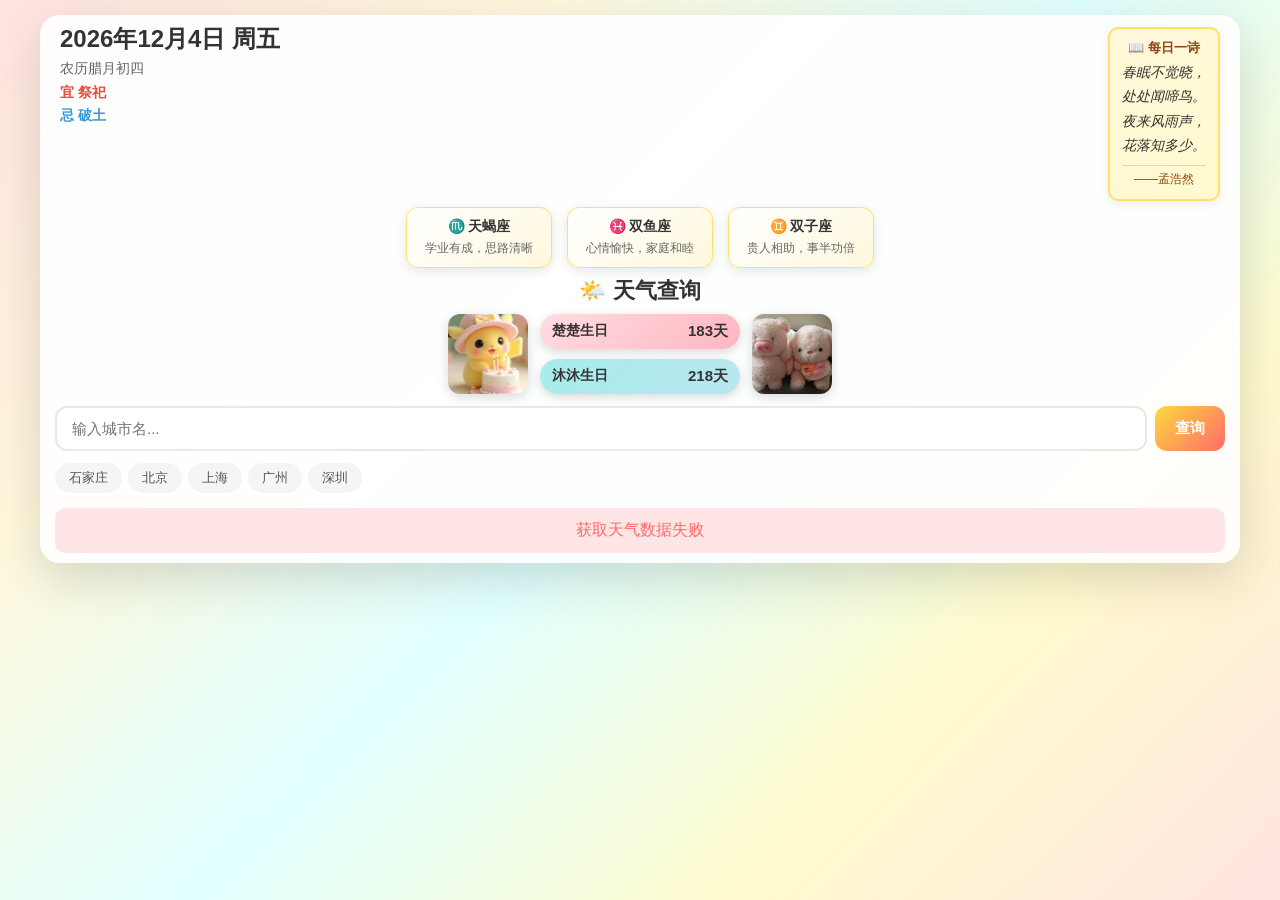
<file: index.html>
<!DOCTYPE html>
<html lang="zh-CN">
<head>
  <meta charset="UTF-8">
  <meta name="viewport" content="width=device-width, initial-scale=1.0, maximum-scale=1.0, user-scalable=no, viewport-fit=cover">
  <meta name="apple-mobile-web-app-capable" content="yes">
  <meta name="apple-mobile-web-app-status-bar-style" content="black-translucent">
  <meta name="theme-color" content="#FFD93D">
  <meta name="description" content="每日天气、课程表、新闻、运势一站式查询">
  <!-- 禁止缓存 -->
  <meta http-equiv="Cache-Control" content="no-cache, no-store, must-revalidate">
  <meta http-equiv="Pragma" content="no-cache">
  <meta http-equiv="Expires" content="0">
  <title>天气查询</title>
  <link rel="manifest" href="manifest.json?v=2">
  <link rel="stylesheet" href="style.css?v=2">
  <link rel="apple-touch-icon" href="icon-192.png">
  <link rel="icon" type="image/png" sizes="32x32" href="icon-192.png">
  <link rel="icon" type="image/png" sizes="16x16" href="icon-192.png">
</head>
<body>
  <div class="container">
    <!-- 天气动画层 -->
    <div class="weather-animation" id="weatherAnimation"></div>
    
    <!-- 日期和农历信息 -->
    <div class="date-section">
      <div class="date-left">
        <div class="solar-date" id="solarDate"></div>
        <div class="lunar-date" id="lunarDate"></div>
        <div class="lunar-info">
          <span class="lunar-yi" id="lunarYi"></span>
          <span class="lunar-ji" id="lunarJi"></span>
        </div>
      </div>
      <div class="date-right">
        <div class="poem-section" id="poemSection">
          <div class="poem-title">📖 每日一诗</div>
          <div class="poem-content" id="poemContent">加载中...</div>
        </div>
      </div>
    </div>
    
    <!-- 星座运势区域 -->
    <div class="horoscope-section" id="horoscopeSection">
      <div class="horoscope-item" id="horoscope-scorpio">
        <div class="horoscope-sign">♏ 天蝎座</div>
        <div class="horoscope-luck" id="luck-scorpio">加载中...</div>
      </div>
      <div class="horoscope-item" id="horoscope-pisces">
        <div class="horoscope-sign">♓ 双鱼座</div>
        <div class="horoscope-luck" id="luck-pisces">加载中...</div>
      </div>
      <div class="horoscope-item" id="horoscope-gemini">
        <div class="horoscope-sign">♊ 双子座</div>
        <div class="horoscope-luck" id="luck-gemini">加载中...</div>
      </div>
    </div>
    
    <h1>🌤️ 天气查询</h1>
    
    <!-- 生日提醒区域 -->
    <div class="birthday-section">
      <!-- 左侧：玩偶 -->
      <div class="photo-box left-photo">
        <img src="birthday.jpg" alt="玩偶">
      </div>
      
      <!-- 中间：生日提醒 -->
      <div class="birthday-reminders">
        <div class="birthday-item chuchu-birthday">
          <div class="birthday-info">
            <span class="birthday-label">楚楚生日</span>
            <span class="birthday-days" id="chuchuDays"></span>
          </div>
        </div>
        <div class="birthday-item mumu-birthday">
          <div class="birthday-info">
            <span class="birthday-label">沐沐生日</span>
            <span class="birthday-days" id="mumuDays"></span>
          </div>
        </div>
      </div>
      
      <!-- 右侧：皮卡丘 -->
      <div class="photo-box right-photo">
        <img src="pikachu.jpg" alt="皮卡丘">
      </div>
    </div>
    
    <!-- 搜索框 -->
    <div class="search-box">
      <input type="text" id="cityInput" placeholder="输入城市名...">
      <button id="searchBtn">查询</button>
    </div>
    
    <!-- 快捷城市 -->
    <div class="quick-cities">
      <button data-city="石家庄">石家庄</button>
      <button data-city="北京">北京</button>
      <button data-city="上海">上海</button>
      <button data-city="广州">广州</button>
      <button data-city="深圳">深圳</button>
    </div>
    
    <!-- 主内容 -->
    <div class="main-content" id="mainContent" style="display:none;">
      <!-- 左侧：天气 -->
      <div class="left-panel">
        <div id="weatherDisplay" class="weather-display">
          <div class="city-name" id="cityName"></div>
          <div class="weather-icon" id="weatherIcon"></div>
          <div class="temperature" id="temperature"></div>
          <div class="description" id="description"></div>
          <div class="details">
            <div class="detail-item"><span>💧 湿度</span><span id="humidity"></span></div>
            <div class="detail-item"><span>💨 风速</span><span id="windSpeed"></span></div>
            <div class="detail-item"><span>🌡️ 体感</span><span id="feelsLike"></span></div>
          </div>
        </div>
        
        <div class="forecast-section">
          <h3>📅 15天趋势</h3>
          <div id="forecastList" class="forecast-list"></div>
        </div>
      </div>
      
      <!-- 右侧：课程表 + 新闻 -->
      <div class="right-panel">
        <!-- 课程表 -->
        <div class="schedule-section">
          <h3>📚 楚楚课程表</h3>
          <div class="schedule-table">
            <table>
              <thead>
                <tr>
                  <th>时间</th>
                  <th>星期一</th>
                  <th>星期二</th>
                  <th>星期三</th>
                  <th>星期四</th>
                  <th>星期五</th>
                </tr>
              </thead>
              <tbody>
                <tr>
                  <td class="period">第1节</td>
                  <td>班队会</td>
                  <td>数学</td>
                  <td>语文</td>
                  <td>数学</td>
                  <td>语文</td>
                </tr>
                <tr>
                  <td class="period">第2节</td>
                  <td>数学</td>
                  <td>语文</td>
                  <td>数学</td>
                  <td>语文</td>
                  <td>数学</td>
                </tr>
                <tr>
                  <td class="period">第3节</td>
                  <td>美术</td>
                  <td>体育</td>
                  <td>阅读</td>
                  <td>体育</td>
                  <td>体育</td>
                </tr>
                <tr>
                  <td class="period">第4节</td>
                  <td>围棋</td>
                  <td>语文</td>
                  <td>音乐</td>
                  <td>科学</td>
                  <td>道德与法治</td>
                </tr>
                <tr>
                  <td class="period">第5节</td>
                  <td>语文</td>
                  <td>道德与法治</td>
                  <td>体育</td>
                  <td>综合实践</td>
                  <td>阅读</td>
                </tr>
                <tr>
                  <td class="period">第6节</td>
                  <td>写字</td>
                  <td>科学</td>
                  <td>劳动与技能</td>
                  <td>语文</td>
                  <td>音乐</td>
                </tr>
              </tbody>
            </table>
          </div>
        </div>
        
        <!-- 沐沐课程表 -->
        <div class="schedule-section">
          <h3>📚 沐沐课程表</h3>
          <div class="schedule-table">
            <table>
              <thead>
                <tr>
                  <th>时间</th>
                  <th>星期一</th>
                  <th>星期二</th>
                  <th>星期三</th>
                  <th>星期四</th>
                  <th>星期五</th>
                </tr>
              </thead>
              <tbody>
                <tr>
                  <td class="period">第1节</td>
                  <td>班队会</td>
                  <td>数学</td>
                  <td>语文</td>
                  <td>数学</td>
                  <td>语文</td>
                </tr>
                <tr>
                  <td class="period">第2节</td>
                  <td>数学</td>
                  <td>语文</td>
                  <td>数学</td>
                  <td>语文</td>
                  <td>数学</td>
                </tr>
                <tr>
                  <td class="period">第3节</td>
                  <td>阅读</td>
                  <td>道德与法治</td>
                  <td>劳动与技能</td>
                  <td>道德与法治</td>
                  <td>科学</td>
                </tr>
                <tr>
                  <td class="period">第4节</td>
                  <td>体育</td>
                  <td>体育</td>
                  <td>围棋</td>
                  <td>阅读</td>
                  <td>音乐</td>
                </tr>
                <tr>
                  <td class="period">第5节</td>
                  <td>语文</td>
                  <td>科学</td>
                  <td>写字</td>
                  <td>体育</td>
                  <td>美术</td>
                </tr>
                <tr>
                  <td class="period">第6节</td>
                  <td>综合实践</td>
                  <td>音乐</td>
                  <td>语文</td>
                  <td>语文</td>
                  <td>体育</td>
                </tr>
              </tbody>
            </table>
          </div>
        </div>
        
        <!-- 新闻 -->
        <div class="news-section">
          <h3>📰 热点新闻</h3>
          <div id="newsList" class="news-list">
            <div class="loading">加载中...</div>
          </div>
        </div>
      </div>
    </div>
    
    <div id="errorMessage" class="error-message" style="display:none;"></div>
  </div>
  
  <script src="app.js?v=2"></script>
  <script>
    // 注册 Service Worker
    if ('serviceWorker' in navigator) {
      window.addEventListener('load', () => {
        navigator.serviceWorker.register('/sw.js')
          .then(registration => {
            console.log('SW registered:', registration);
          })
          .catch(error => {
            console.log('SW registration failed:', error);
          });
      });
    }
  </script>
</body>
</html>
</file>
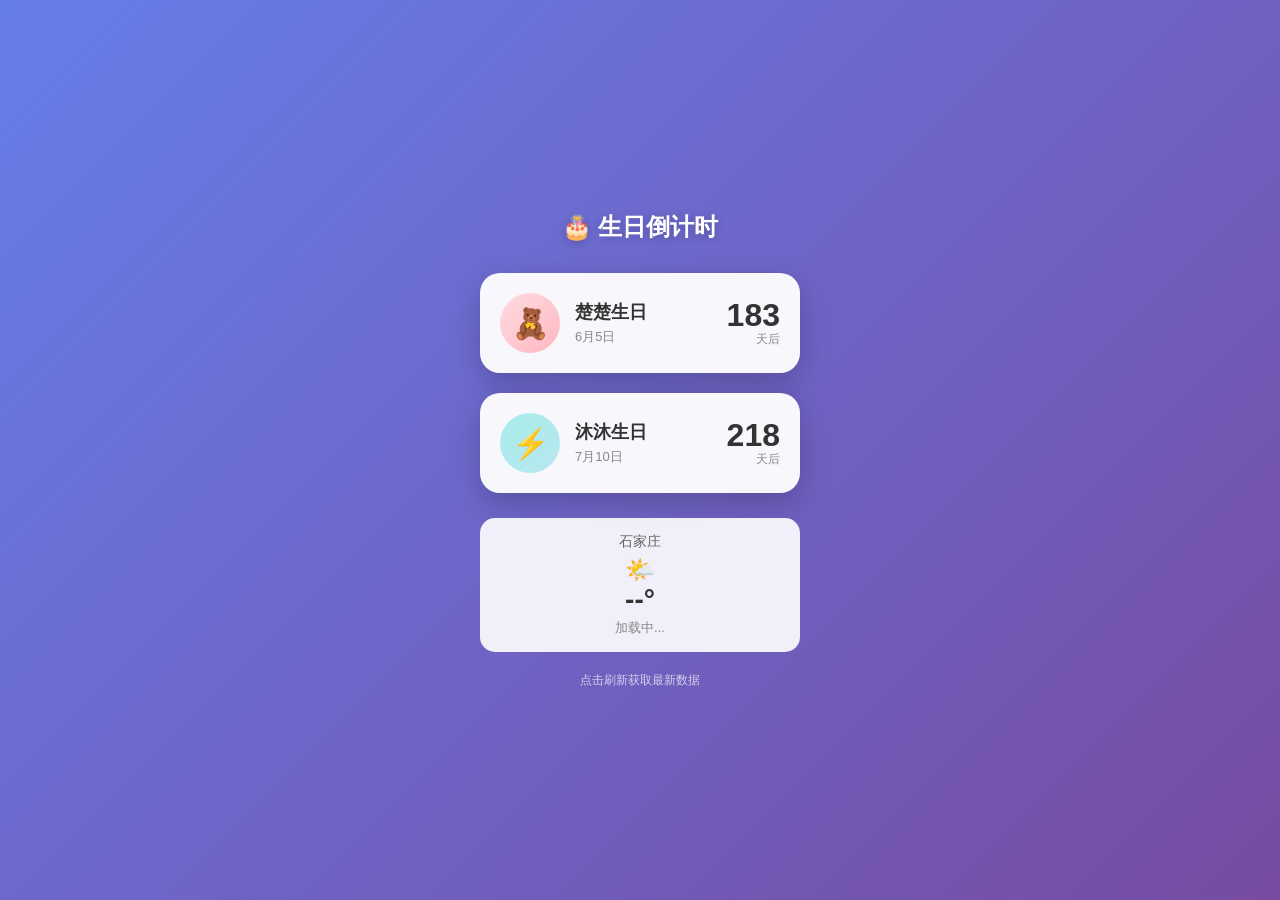
<file: countdown.html>
<!DOCTYPE html>
<html lang="zh-CN">
<head>
  <meta charset="UTF-8">
  <meta name="viewport" content="width=device-width, initial-scale=1.0, maximum-scale=1.0, user-scalable=no">
  <meta name="apple-mobile-web-app-capable" content="yes">
  <meta name="apple-mobile-web-app-status-bar-style" content="black-translucent">
  <meta name="theme-color" content="#FFD93D">
  <title>生日倒计时</title>
  <style>
    * { margin: 0; padding: 0; box-sizing: border-box; }
    
    body {
      font-family: -apple-system, BlinkMacSystemFont, 'Segoe UI', Roboto, sans-serif;
      background: linear-gradient(135deg, #667eea 0%, #764ba2 100%);
      min-height: 100vh;
      display: flex;
      flex-direction: column;
      align-items: center;
      justify-content: center;
      padding: 20px;
    }
    
    .title {
      color: white;
      font-size: 24px;
      font-weight: 600;
      margin-bottom: 30px;
      text-shadow: 0 2px 10px rgba(0,0,0,0.2);
    }
    
    .cards {
      display: flex;
      flex-direction: column;
      gap: 20px;
      width: 100%;
      max-width: 320px;
    }
    
    .card {
      background: rgba(255,255,255,0.95);
      border-radius: 20px;
      padding: 20px;
      box-shadow: 0 10px 30px rgba(0,0,0,0.2);
      display: flex;
      align-items: center;
      gap: 15px;
    }
    
    .avatar {
      width: 60px;
      height: 60px;
      border-radius: 50%;
      display: flex;
      align-items: center;
      justify-content: center;
      font-size: 30px;
      flex-shrink: 0;
    }
    
    .chuchu .avatar {
      background: linear-gradient(135deg, #ffdde1, #ffb6c1);
    }
    
    .mumu .avatar {
      background: linear-gradient(135deg, #a8edea, #b8e6f0);
    }
    
    .info {
      flex: 1;
    }
    
    .name {
      font-size: 18px;
      font-weight: 600;
      color: #333;
      margin-bottom: 4px;
    }
    
    .date {
      font-size: 13px;
      color: #888;
    }
    
    .countdown {
      text-align: right;
    }
    
    .days {
      font-size: 32px;
      font-weight: bold;
      color: #333;
      line-height: 1;
    }
    
    .days-label {
      font-size: 12px;
      color: #888;
    }
    
    .today {
      background: linear-gradient(135deg, #ff6b6b, #ff8e8e);
      color: white;
      font-size: 14px;
      padding: 6px 12px;
      border-radius: 20px;
      animation: pulse 1.5s ease-in-out infinite;
    }
    
    @keyframes pulse {
      0%, 100% { transform: scale(1); }
      50% { transform: scale(1.05); }
    }
    
    .weather {
      margin-top: 25px;
      background: rgba(255,255,255,0.9);
      border-radius: 15px;
      padding: 15px 25px;
      text-align: center;
      width: 100%;
      max-width: 320px;
    }
    
    .weather-city {
      font-size: 14px;
      color: #666;
      margin-bottom: 5px;
    }
    
    .weather-temp {
      font-size: 28px;
      font-weight: bold;
      color: #333;
    }
    
    .weather-desc {
      font-size: 13px;
      color: #888;
      margin-top: 3px;
    }
    
    .weather-icon {
      font-size: 24px;
    }
    
    .refresh-hint {
      margin-top: 20px;
      color: rgba(255,255,255,0.7);
      font-size: 12px;
    }
  </style>
</head>
<body>
  <div class="title">🎂 生日倒计时</div>
  
  <div class="cards">
    <!-- 楚楚 -->
    <div class="card chuchu">
      <div class="avatar">🧸</div>
      <div class="info">
        <div class="name">楚楚生日</div>
        <div class="date">6月5日</div>
      </div>
      <div class="countdown">
        <div id="chuchuDays" class="days">--</div>
        <div class="days-label">天后</div>
        <div id="chuchuToday" class="today" style="display:none">🎉 今天!</div>
      </div>
    </div>
    
    <!-- 沐沐 -->
    <div class="card mumu">
      <div class="avatar">⚡</div>
      <div class="info">
        <div class="name">沐沐生日</div>
        <div class="date">7月10日</div>
      </div>
      <div class="countdown">
        <div id="mumuDays" class="days">--</div>
        <div class="days-label">天后</div>
        <div id="mumuToday" class="today" style="display:none">🎉 今天!</div>
      </div>
    </div>
  </div>
  
  <!-- 天气 -->
  <div class="weather">
    <div class="weather-city" id="weatherCity">石家庄</div>
    <div class="weather-icon" id="weatherIcon">🌤️</div>
    <div class="weather-temp" id="weatherTemp">--°</div>
    <div class="weather-desc" id="weatherDesc">加载中...</div>
  </div>
  
  <div class="refresh-hint">点击刷新获取最新数据</div>
  
  <script>
    const weatherIcons = {
      0: '☀️', 1: '🌤️', 2: '⛅', 3: '☁️',
      45: '🌫️', 48: '🌫️',
      51: '🌦️', 53: '🌦️', 55: '🌧️',
      61: '🌧️', 63: '🌧️', 65: '🌧️',
      95: '⛈️', 96: '⛈️', 99: '⛈️'
    };
    
    const weatherDesc = {
      0: '晴朗', 1: '大部晴朗', 2: '多云', 3: '阴天',
      45: '雾', 48: '雾凇',
      51: '小毛毛雨', 53: '中毛毛雨', 55: '大毛毛雨',
      61: '小雨', 63: '中雨', 65: '大雨',
      95: '雷暴', 96: '雷暴冰雹', 99: '强雷暴冰雹'
    };
    
    function updateCountdowns() {
      const now = new Date();
      const cm = now.getMonth() + 1;
      const cd = now.getDate();
      
      // 楚楚 - 6月5日
      const chuchuDays = getDaysUntil(6, 5);
      document.getElementById('chuchuDays').textContent = chuchuDays;
      if (cm === 6 && cd === 5) {
        document.getElementById('chuchuDays').style.display = 'none';
        document.getElementById('chuchuToday').style.display = 'block';
      }
      
      // 沐沐 - 7月10日
      const mumuDays = getDaysUntil(7, 10);
      document.getElementById('mumuDays').textContent = mumuDays;
      if (cm === 7 && cd === 10) {
        document.getElementById('mumuDays').style.display = 'none';
        document.getElementById('mumuToday').style.display = 'block';
      }
    }
    
    function getDaysUntil(month, day) {
      const now = new Date();
      let birthday = new Date(now.getFullYear(), month - 1, day);
      if (now > birthday) {
        birthday = new Date(now.getFullYear() + 1, month - 1, day);
      }
      return Math.ceil((birthday - now) / (1000 * 60 * 60 * 24));
    }
    
    async function loadWeather() {
      try {
        const res = await fetch('https://api.open-meteo.com/v1/forecast?latitude=38.04&longitude=114.51&current=temperature_2m,weather_code&timezone=Asia/Shanghai');
        const data = await res.json();
        const temp = Math.round(data.current.temperature_2m);
        const code = data.current.weather_code;
        
        document.getElementById('weatherTemp').textContent = `${temp}°`;
        document.getElementById('weatherDesc').textContent = weatherDesc[code] || '晴';
        document.getElementById('weatherIcon').textContent = weatherIcons[code] || '🌤️';
      } catch (err) {
        console.error('天气加载失败', err);
      }
    }
    
    function refresh() {
      updateCountdowns();
      loadWeather();
    }
    
    document.body.addEventListener('click', refresh);
    refresh();
    
    // 每30分钟自动刷新
    setInterval(refresh, 30 * 60 * 1000);
  </script>
</body>
</html>
</file>
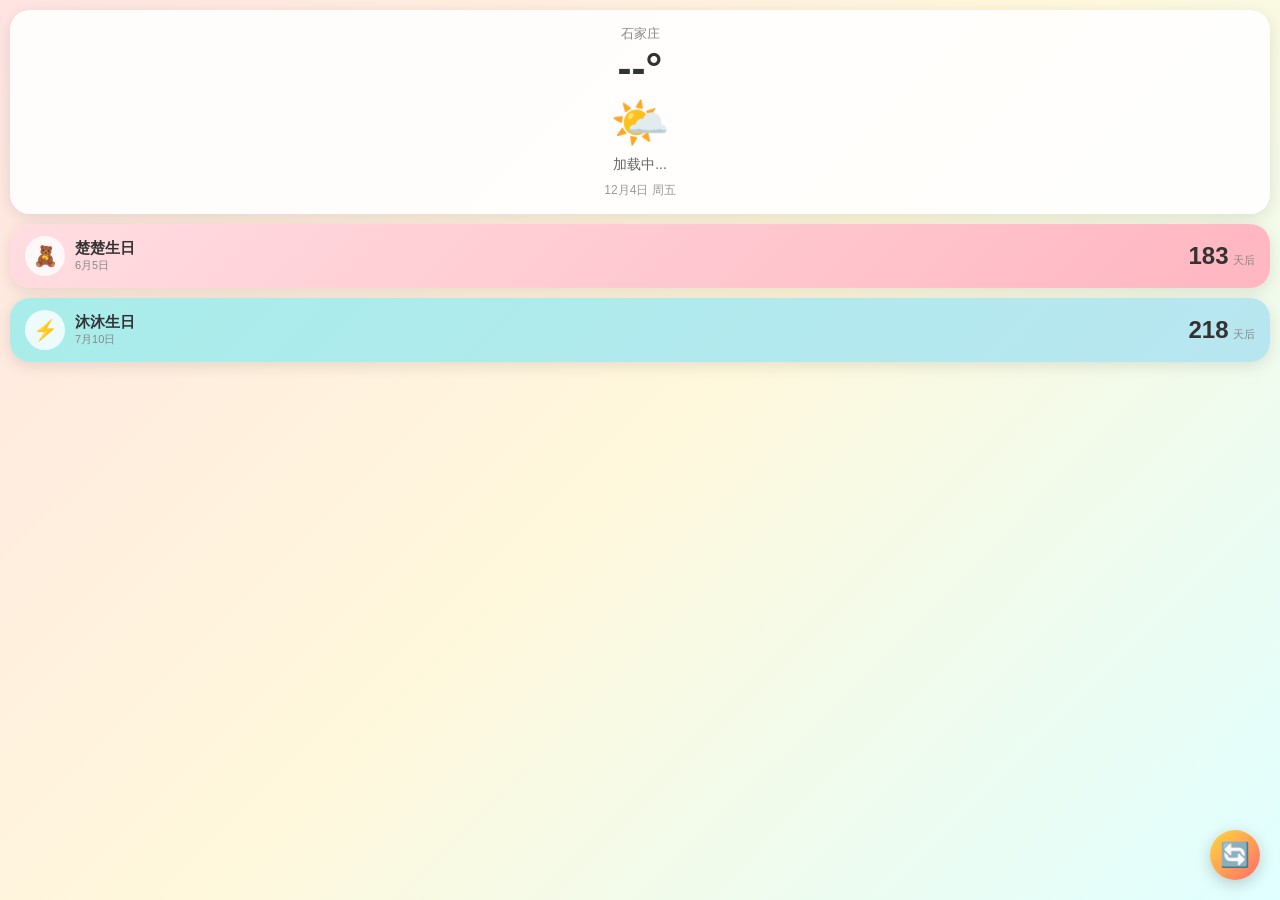
<file: widget.html>
<!DOCTYPE html>
<html lang="zh-CN">
<head>
  <meta charset="UTF-8">
  <meta name="viewport" content="width=device-width, initial-scale=1.0, maximum-scale=1.0, user-scalable=no, viewport-fit=cover">
  <meta name="apple-mobile-web-app-capable" content="yes">
  <meta name="apple-mobile-web-app-status-bar-style" content="black-translucent">
  <meta name="theme-color" content="#FFD93D">
  <meta name="description" content="天气生日小部件">
  <title>天气生日</title>
  <style>
    * { margin: 0; padding: 0; box-sizing: border-box; }
    
    body {
      font-family: -apple-system, BlinkMacSystemFont, 'Segoe UI', Roboto, sans-serif;
      background: linear-gradient(135deg, #FFE4E1 0%, #FFF8DC 50%, #E0FFFF 100%);
      min-height: 100vh;
      display: flex;
      flex-direction: column;
      padding: 10px;
    }
    
    .card {
      background: rgba(255, 255, 255, 0.9);
      border-radius: 20px;
      padding: 15px;
      margin-bottom: 10px;
      box-shadow: 0 4px 15px rgba(0,0,0,0.1);
    }
    
    /* 天气卡片 */
    .weather-card {
      text-align: center;
    }
    
    .weather-city {
      font-size: 13px;
      color: #888;
      margin-bottom: 5px;
    }
    
    .weather-temp {
      font-size: 42px;
      font-weight: bold;
      color: #333;
      line-height: 1;
    }
    
    .weather-icon {
      font-size: 48px;
      margin: 5px 0;
    }
    
    .weather-desc {
      font-size: 14px;
      color: #666;
      margin-top: 5px;
    }
    
    .weather-date {
      font-size: 12px;
      color: #999;
      margin-top: 8px;
    }
    
    /* 生日卡片 */
    .birthday-card {
      display: flex;
      align-items: center;
      justify-content: space-between;
      padding: 12px 15px;
    }
    
    .birthday-left {
      display: flex;
      align-items: center;
      gap: 10px;
    }
    
    .birthday-avatar {
      width: 40px;
      height: 40px;
      border-radius: 50%;
      background: rgba(255,255,255,0.8);
      display: flex;
      align-items: center;
      justify-content: center;
      font-size: 20px;
    }
    
    .birthday-info {
      display: flex;
      flex-direction: column;
    }
    
    .birthday-name {
      font-size: 15px;
      font-weight: 600;
      color: #333;
    }
    
    .birthday-date {
      font-size: 11px;
      color: #888;
    }
    
    .birthday-countdown {
      text-align: right;
    }
    
    .birthday-days {
      font-size: 24px;
      font-weight: bold;
      color: #333;
    }
    
    .birthday-unit {
      font-size: 11px;
      color: #888;
    }
    
    .today-badge {
      background: #FF6B6B;
      color: white;
      font-size: 10px;
      padding: 2px 6px;
      border-radius: 10px;
      margin-top: 2px;
      display: inline-block;
    }
    
    /* 楚楚 - 粉色 */
    .chuchu { background: linear-gradient(135deg, #ffdde1 0%, #ffb6c1 100%); }
    
    /* 沐沐 - 蓝色 */
    .mumu { background: linear-gradient(135deg, #a8edea 0%, #b8e6f0 100%); }
    
    /* 刷新按钮 */
    .refresh-btn {
      position: fixed;
      bottom: 20px;
      right: 20px;
      width: 50px;
      height: 50px;
      border-radius: 50%;
      background: linear-gradient(135deg, #FFD93D, #FF6B6B);
      border: none;
      color: white;
      font-size: 24px;
      box-shadow: 0 4px 15px rgba(0,0,0,0.2);
      cursor: pointer;
      display: flex;
      align-items: center;
      justify-content: center;
    }
    
    .refresh-btn:active {
      transform: scale(0.95);
    }
  </style>
</head>
<body>
  <!-- 天气卡片 -->
  <div class="card weather-card">
    <div class="weather-city" id="cityName">石家庄</div>
    <div class="weather-temp" id="temperature">--°</div>
    <div class="weather-icon" id="weatherIcon">🌤️</div>
    <div class="weather-desc" id="weatherDesc">加载中...</div>
    <div class="weather-date" id="weatherDate"></div>
  </div>
  
  <!-- 楚楚生日 -->
  <div class="card birthday-card chuchu">
    <div class="birthday-left">
      <div class="birthday-avatar">🧸</div>
      <div class="birthday-info">
        <span class="birthday-name">楚楚生日</span>
        <span class="birthday-date">6月5日</span>
      </div>
    </div>
    <div class="birthday-countdown">
      <span id="chuchuDays" class="birthday-days">--</span>
      <span class="birthday-unit">天后</span>
      <span id="chuchuToday" class="today-badge" style="display:none">🎂 今天!</span>
    </div>
  </div>
  
  <!-- 沐沐生日 -->
  <div class="card birthday-card mumu">
    <div class="birthday-left">
      <div class="birthday-avatar">⚡</div>
      <div class="birthday-info">
        <span class="birthday-name">沐沐生日</span>
        <span class="birthday-date">7月10日</span>
      </div>
    </div>
    <div class="birthday-countdown">
      <span id="mumuDays" class="birthday-days">--</span>
      <span class="birthday-unit">天后</span>
      <span id="mumuToday" class="today-badge" style="display:none">🎂 今天!</span>
    </div>
  </div>
  
  <!-- 刷新按钮 -->
  <button class="refresh-btn" onclick="refreshAll()">🔄</button>
  
  <script>
    const birthdays = {
      chuchu: { month: 6, day: 5 },
      mumu: { month: 7, day: 10 }
    };
    
    const weatherIcons = {
      0: '☀️', 1: '🌤️', 2: '⛅', 3: '☁️',
      45: '🌫️', 48: '🌫️',
      51: '🌦️', 53: '🌦️', 55: '🌧️',
      61: '🌧️', 63: '🌧️', 65: '🌧️',
      71: '🌨️', 73: '🌨️', 75: '❄️',
      95: '⛈️', 96: '⛈️', 99: '⛈️'
    };
    
    const weatherDescriptions = {
      0: '晴朗', 1: '大部晴朗', 2: '多云', 3: '阴天',
      45: '雾', 48: '雾凇',
      51: '小毛毛雨', 53: '中毛毛雨', 55: '大毛毛雨',
      61: '小雨', 63: '中雨', 65: '大雨',
      71: '小雪', 73: '中雪', 75: '大雪',
      95: '雷暴', 96: '雷暴冰雹', 99: '强雷暴冰雹'
    };
    
    function getDaysUntilBirthday(month, day) {
      const now = new Date();
      let birthday = new Date(now.getFullYear(), month - 1, day);
      if (now > birthday) {
        birthday = new Date(now.getFullYear() + 1, month - 1, day);
      }
      return Math.ceil((birthday - now) / (1000 * 60 * 60 * 24));
    }
    
    function updateDate() {
      const now = new Date();
      const month = now.getMonth() + 1;
      const day = now.getDate();
      const weekdays = ['周日', '周一', '周二', '周三', '周四', '周五', '周六'];
      document.getElementById('weatherDate').textContent = `${month}月${day}日 ${weekdays[now.getDay()]}`;
    }
    
    function updateBirthdays() {
      const now = new Date();
      const cm = now.getMonth() + 1;
      const cd = now.getDate();
      
      const chuchuDays = getDaysUntilBirthday(6, 5);
      document.getElementById('chuchuDays').textContent = chuchuDays;
      if (cm === 6 && cd === 5) {
        document.getElementById('chuchuDays').textContent = '🎂';
        document.getElementById('chuchuToday').style.display = 'inline';
      }
      
      const mumuDays = getDaysUntilBirthday(7, 10);
      document.getElementById('mumuDays').textContent = mumuDays;
      if (cm === 7 && cd === 10) {
        document.getElementById('mumuDays').textContent = '🎂';
        document.getElementById('mumuToday').style.display = 'inline';
      }
    }
    
    async function loadWeather() {
      try {
        const res = await fetch('https://api.open-meteo.com/v1/forecast?latitude=38.04&longitude=114.51&current=temperature_2m,weather_code&timezone=Asia/Shanghai');
        const data = await res.json();
        document.getElementById('temperature').textContent = `${Math.round(data.current.temperature_2m)}°`;
        document.getElementById('weatherDesc').textContent = weatherDescriptions[data.current.weather_code] || '晴';
        document.getElementById('weatherIcon').textContent = weatherIcons[data.current.weather_code] || '🌤️';
      } catch (err) {
        console.error('天气加载失败', err);
      }
    }
    
    function refreshAll() {
      updateDate();
      updateBirthdays();
      loadWeather();
    }
    
    // 初始化
    refreshAll();
    
    // 自动刷新（每30分钟）
    setInterval(refreshAll, 30 * 60 * 1000);
  </script>
</body>
</html>
</file>
<file: style.css>
* {
  margin: 0;
  padding: 0;
  box-sizing: border-box;
}

body {
  font-family: -apple-system, BlinkMacSystemFont, 'Segoe UI', Roboto, sans-serif;
  background: linear-gradient(135deg, #FFE4E1 0%, #FFF8DC 25%, #E0FFFF 50%, #FFFACD 75%, #FFE4E1 100%);
  min-height: 100vh;
  display: flex;
  justify-content: center;
  align-items: flex-start;
  padding: 15px;
  position: relative;
  overflow-x: hidden;
}

/* 天气动画层 */
.weather-animation {
  position: fixed;
  top: 0;
  left: 0;
  width: 100%;
  height: 100%;
  pointer-events: none;
  z-index: 999;
  overflow: hidden;
}

/* 太阳动画 */
.sun {
  position: absolute;
  top: 40px;
  right: 15%;
  width: 100px;
  height: 100px;
  background: radial-gradient(circle at 35% 35%, #FFF8DC 0%, #FFD700 40%, #FFA500 100%);
  border-radius: 50%;
  box-shadow: 0 0 50px rgba(255, 215, 0, 0.4), 0 0 100px rgba(255, 165, 0, 0.2);
  animation: sunGlow 6s ease-in-out infinite;
}

.sun-ray {
  position: absolute;
  top: 50%;
  left: 50%;
  width: 130px;
  height: 3px;
  background: linear-gradient(90deg, transparent, rgba(255,215,0,0.3), transparent);
  transform-origin: center;
  animation: rayRotate 30s linear infinite;
}

@keyframes sunGlow {
  0%, 100% { 
    transform: scale(1); 
    box-shadow: 0 0 50px rgba(255, 215, 0, 0.4), 0 0 100px rgba(255, 165, 0, 0.2);
  }
  50% { 
    transform: scale(1.05); 
    box-shadow: 0 0 70px rgba(255, 215, 0, 0.5), 0 0 120px rgba(255, 165, 0, 0.3);
  }
}

@keyframes rayRotate {
  from { transform: translate(-50%, -50%) rotate(0deg); }
  to { transform: translate(-50%, -50%) rotate(360deg); }
}

/* 雨滴动画 */
.raindrop {
  position: absolute;
  top: -30px;
  width: 2px;
  height: 18px;
  background: linear-gradient(to bottom, transparent, rgba(174, 194, 224, 0.6));
  border-radius: 0 0 50% 50%;
  animation: rainFall 2s ease-in infinite;
  opacity: 0.5;
}

@keyframes rainFall {
  to { transform: translateY(110vh); }
}

@keyframes rain {
  to { transform: translateY(110vh); }
}

/* 云朵动画 */
.cloud {
  position: absolute;
  background: rgba(255, 255, 255, 0.85);
  border-radius: 50px;
  animation: cloudFloat 40s ease-in-out infinite;
  box-shadow: 0 8px 25px rgba(0,0,0,0.08);
}

.cloud::before,
.cloud::after {
  content: '';
  position: absolute;
  background: inherit;
  border-radius: 50%;
}

.cloud::before {
  width: 55%;
  height: 130%;
  top: -45%;
  left: 12%;
}

.cloud::after {
  width: 40%;
  height: 110%;
  top: -35%;
  right: 12%;
}

@keyframes cloudFloat {
  0% { transform: translateX(-200px); }
  100% { transform: translateX(calc(100vw + 200px)); }
}

.container {
  background: rgba(255, 255, 255, 0.92);
  border-radius: 20px;
  padding: 10px 15px;
  box-shadow: 0 15px 50px rgba(0, 0, 0, 0.15);
  max-width: 1200px;
  width: 100%;
}

h1 {
  text-align: center;
  color: #333;
  margin-bottom: 8px;
  font-size: 22px;
}

/* 星座运势区域 */
.horoscope-section {
  display: flex;
  justify-content: center;
  gap: 15px;
  margin-bottom: 8px;
  flex-wrap: wrap;
}

.horoscope-item {
  background: linear-gradient(135deg, rgba(255,255,255,0.95) 0%, rgba(255,248,220,0.95) 100%);
  border-radius: 12px;
  padding: 10px 18px;
  text-align: center;
  box-shadow: 0 3px 12px rgba(0,0,0,0.1);
  border: 1px solid #FFE066;
  min-width: 100px;
}

.horoscope-sign {
  font-size: 14px;
  font-weight: 600;
  color: #333;
  margin-bottom: 4px;
}

.horoscope-luck {
  font-size: 12px;
  color: #666;
}

/* 日期区域 */
.date-section {
  display: flex;
  justify-content: space-between;
  align-items: flex-start;
  margin-top: 0;
  margin-bottom: 6px;
  padding: 0 5px;
}

.date-left {
  text-align: left;
  display: flex;
  flex-direction: column;
  gap: 4px;
}

.solar-date {
  font-size: 24px;
  color: #333;
  font-weight: bold;
  line-height: 1.2;
}

.lunar-date {
  font-size: 14px;
  color: #666;
  margin-top: 2px;
}

.lunar-info {
  font-size: 14px;
  line-height: 1.5;
  display: flex;
  flex-direction: column;
  gap: 2px;
}

.lunar-yi {
  color: #e74c3c;
  font-weight: 600;
  font-size: 14px;
}

.lunar-ji {
  color: #3498db;
  font-weight: 600;
  font-size: 14px;
}

/* 每日一首诗 */
.poem-section {
  background: linear-gradient(135deg, #FFF8DC 0%, #FFFACD 100%);
  border-radius: 10px;
  padding: 10px 12px;
  margin-top: 2px;
  border: 2px solid #FFE066;
  box-shadow: 0 3px 10px rgba(0,0,0,0.08);
  max-width: 280px;
}

.poem-title {
  font-size: 13px;
  color: #8B4513;
  font-weight: 600;
  margin-bottom: 4px;
  text-align: center;
}

.poem-content {
  font-size: 14px;
  color: #333;
  line-height: 1.6;
  text-align: center;
  font-style: italic;
  display: flex;
  flex-direction: column;
  gap: 2px;
}

.poem-line {
  display: block;
  width: 100%;
}

/* 生日区域 */
.birthday-section {
  display: flex;
  justify-content: center;
  align-items: center;
  gap: 12px;
  margin-bottom: 12px;
  flex-wrap: wrap;
}

/* 照片框 */
.photo-box {
  border-radius: 12px;
  overflow: hidden;
  box-shadow: 0 3px 12px rgba(0, 0, 0, 0.15);
  width: 80px;
  height: 80px;
  flex-shrink: 0;
}

.photo-box img {
  width: 100%;
  height: 100%;
  object-fit: cover;
  display: block;
}

/* 生日提醒 */
.birthday-reminders {
  display: flex;
  flex-direction: column;
  gap: 10px;
  flex: 1;
  min-width: 120px;
  max-width: 200px;
}

.birthday-item {
  border-radius: 20px;
  padding: 8px 12px;
  box-shadow: 0 3px 10px rgba(0, 0, 0, 0.15);
  transition: transform 0.2s;
}

.birthday-item:hover {
  transform: scale(1.02);
}

.chuchu-birthday {
  background: linear-gradient(135deg, #ffdde1 0%, #ffb6c1 100%);
}

.mumu-birthday {
  background: linear-gradient(135deg, #a8edea 0%, #b8e6f0 100%);
}

.birthday-info {
  display: flex;
  justify-content: space-between;
  align-items: center;
  gap: 10px;
}

.birthday-label {
  font-weight: 600;
  font-size: 14px;
  color: #333;
}

.birthday-days {
  font-weight: bold;
  font-size: 15px;
  color: #333;
  white-space: nowrap;
}

.birthday-item.today {
  animation: pulse 2s ease-in-out infinite;
  box-shadow: 0 0 15px rgba(255, 107, 107, 0.5);
}

@keyframes pulse {
  0%, 100% { transform: scale(1); }
  50% { transform: scale(1.03); }
}

/* 搜索框 */
.search-box {
  display: flex;
  gap: 8px;
  margin-bottom: 12px;
}

.search-box input {
  flex: 1;
  padding: 12px 15px;
  border: 2px solid #e8e8e8;
  border-radius: 12px;
  font-size: 15px;
  outline: none;
  transition: border-color 0.3s;
}

.search-box input:focus {
  border-color: #FFD93D;
}

.search-box button {
  padding: 12px 20px;
  background: linear-gradient(135deg, #FFD93D 0%, #FF6B6B 100%);
  color: white;
  border: none;
  border-radius: 12px;
  font-size: 15px;
  font-weight: 600;
  cursor: pointer;
}

/* 快捷城市 */
.quick-cities {
  display: flex;
  flex-wrap: wrap;
  gap: 6px;
  margin-bottom: 15px;
}

.quick-cities button {
  padding: 6px 14px;
  background: #f5f5f5;
  border: none;
  border-radius: 15px;
  cursor: pointer;
  font-size: 13px;
  color: #555;
  transition: all 0.2s;
}

.quick-cities button:hover {
  background: #FFD93D;
  color: #333;
}

/* 主内容 */
.main-content {
  display: flex;
  gap: 20px;
}

.left-panel {
  flex: 1;
  min-width: 0;
}

.right-panel {
  width: 66.66%;
  flex-shrink: 0;
  display: flex;
  flex-direction: column;
  gap: 15px;
}

/* 课程表 */
.schedule-section {
  background: #FFF9E6;
  border-radius: 12px;
  padding: 15px;
  margin-bottom: 15px;
  border: 2px solid #FFE066;
}

.schedule-section h3 {
  font-size: 16px;
  margin-bottom: 12px;
  text-align: center;
  color: #333;
}

.schedule-table {
  overflow-x: auto;
}

.schedule-table table {
  width: 100%;
  border-collapse: separate;
  border-spacing: 0;
  font-size: 13px;
  border: 2px solid #333;
}

.schedule-table th,
.schedule-table td {
  border: 1px solid #999;
  padding: 8px 6px;
  text-align: center;
}

.schedule-table th {
  background: linear-gradient(135deg, #FFD93D 0%, #FFA500 100%);
  color: #333;
  font-weight: 600;
  font-size: 12px;
}

.schedule-table td {
  background: white;
  color: #555;
}

.schedule-table tr:hover td {
  background: #FFF9E6;
}

.period {
  background: #f0f0f0 !important;
  font-weight: 500;
  color: #666;
  width: 50px;
}

/* 天气显示 */
.weather-display {
  text-align: center;
  padding: 20px;
  background: linear-gradient(135deg, #FFF9E6 0%, #FFF3CD 100%);
  border-radius: 15px;
  margin-bottom: 15px;
  border: 2px solid #FFD93D;
}

.city-name {
  font-size: 20px;
  color: #333;
  margin-bottom: 8px;
}

.weather-icon {
  font-size: 60px;
  margin: 10px 0;
}

.temperature {
  font-size: 40px;
  font-weight: bold;
  color: #333;
}

.description {
  font-size: 15px;
  color: #666;
  margin-bottom: 12px;
}

.details {
  display: flex;
  justify-content: space-around;
  padding-top: 12px;
  border-top: 1px solid #FFE066;
}

.detail-item {
  display: flex;
  flex-direction: column;
  gap: 4px;
  font-size: 13px;
}

.detail-item span:last-child {
  font-weight: 600;
  color: #333;
}

/* 15天趋势 */
.forecast-section {
  background: #FFF9E6;
  border-radius: 12px;
  padding: 12px;
  border: 2px solid #FFE066;
}

.forecast-section h3 {
  font-size: 15px;
  margin-bottom: 10px;
  text-align: center;
}

.forecast-list {
  display: flex;
  flex-direction: column;
  gap: 6px;
  max-height: 400px;
  overflow-y: auto;
}

.forecast-item {
  display: flex;
  justify-content: space-between;
  align-items: center;
  padding: 8px 10px;
  background: white;
  border-radius: 8px;
  font-size: 12px;
}

.forecast-date {
  color: #666;
  width: 60px;
}

.forecast-icon {
  font-size: 18px;
}

.forecast-desc {
  color: #888;
  flex: 1;
  margin: 0 8px;
}

.forecast-temp {
  font-weight: 600;
  color: #333;
  width: 70px;
  text-align: right;
}

/* 新闻 */
.right-panel {
  width: 66.66%;
  flex-shrink: 0;
  display: flex;
  flex-direction: column;
  gap: 15px;
}

.news-section {
  background: #FFF9E6;
  border-radius: 12px;
  padding: 12px;
  max-height: 600px;
  overflow-y: auto;
  border: 2px solid #FFE066;
}

.news-section h3 {
  font-size: 15px;
  margin-bottom: 10px;
  text-align: center;
}

.news-list {
  display: flex;
  flex-direction: column;
  gap: 8px;
}

.news-item {
  padding: 8px 10px;
  background: white;
  border-radius: 8px;
  cursor: pointer;
  transition: all 0.2s;
}

.news-item:hover {
  transform: translateY(-2px);
  box-shadow: 0 3px 10px rgba(255, 217, 61, 0.3);
}

.news-title {
  font-size: 12px;
  color: #333;
  line-height: 1.4;
  margin-bottom: 4px;
  display: -webkit-box;
  -webkit-line-clamp: 2;
  -webkit-box-orient: vertical;
  overflow: hidden;
}

.news-source {
  font-size: 10px;
  color: #999;
}

/* 错误提示 */
.error-message {
  text-align: center;
  color: #FF6B6B;
  padding: 12px;
  background: #FFE5E5;
  border-radius: 10px;
  margin-top: 15px;
}

.loading {
  text-align: center;
  color: #888;
  padding: 15px;
  font-size: 13px;
}

/* 手机端优化 */
@media (max-width: 768px) {
  body {
    padding: 8px;
  }
  
  .container {
    padding: 12px;
    border-radius: 15px;
  }
  
  h1 {
    font-size: 18px;
    margin-bottom: 8px;
  }
  
  /* 日期区域 */
  .date-section {
    margin-bottom: 8px;
    flex-direction: column;
    gap: 8px;
  }
  
  .date-left {
    text-align: center;
  }
  
  .solar-date {
    font-size: 20px;
  }
  
  .date-right {
    align-items: center;
  }
  
  .poem-section {
    max-width: 100%;
  }
  
  /* 生日区域横排 */
  .birthday-section {
    flex-direction: row;
    flex-wrap: nowrap;
    justify-content: space-between;
    align-items: center;
    gap: 8px;
    margin-bottom: 12px;
  }
  
  .photo-box {
    width: 70px;
    height: 70px;
    flex-shrink: 0;
  }
  
  .birthday-reminders {
    flex-direction: row;
    justify-content: center;
    flex: 1;
    min-width: 0;
    gap: 6px;
  }
  
  .birthday-item {
    flex: 1;
    padding: 8px 10px;
    min-width: 0;
  }
  
  .birthday-label {
    font-size: 11px;
  }
  
  .birthday-days {
    font-size: 12px;
  }
  
  /* 搜索框 */
  .search-box {
    flex-direction: column;
    gap: 6px;
    margin-bottom: 10px;
  }
  
  .search-box input,
  .search-box button {
    width: 100%;
    font-size: 13px;
    padding: 10px 12px;
  }
  
  /* 快捷城市 */
  .quick-cities {
    gap: 5px;
    margin-bottom: 10px;
  }
  
  .quick-cities button {
    padding: 4px 10px;
    font-size: 11px;
  }
  
  /* 星座运势 */
  .horoscope-section {
    gap: 10px;
    margin-bottom: 10px;
  }
  
  .horoscope-item {
    padding: 8px 12px;
    min-width: 80px;
  }
  
  .horoscope-sign {
    font-size: 12px;
  }
  
  .horoscope-luck {
    font-size: 10px;
  }
  
  /* 主内容 */
  .main-content {
    flex-direction: column;
    gap: 15px;
  }
  
  .right-panel {
    width: 100%;
  }
  
  .schedule-table table {
    font-size: 11px;
    border: 2px solid #333;
  }
  
  .schedule-table th,
  .schedule-table td {
    padding: 6px 4px;
    border: 1px solid #666;
  }
  
  /* 天气显示 */
  .weather-display {
    padding: 12px;
  }
  
  .city-name {
    font-size: 16px;
  }
  
  .weather-icon {
    font-size: 40px;
  }
  
  .temperature {
    font-size: 28px;
  }
  
  .description {
    font-size: 12px;
  }
  
  .details {
    font-size: 11px;
  }
  
  .detail-item span:last-child {
    font-size: 13px;
  }
  
  /* 15天趋势 */
  .forecast-section {
    padding: 10px;
  }
  
  .forecast-section h3 {
    font-size: 13px;
    margin-bottom: 8px;
  }
  
  .forecast-item {
    padding: 6px 8px;
    font-size: 11px;
  }
  
  .forecast-date {
    width: 50px;
    font-size: 10px;
  }
  
  .forecast-icon {
    font-size: 16px;
  }
  
  .forecast-desc {
    font-size: 10px;
  }
  
  .forecast-temp {
    width: 60px;
    font-size: 11px;
  }
  
  /* 新闻 */
  .news-section {
    max-height: 200px;
    padding: 10px;
  }
  
  .news-section h3 {
    font-size: 13px;
    margin-bottom: 8px;
  }
  
  .news-item {
    padding: 6px 8px;
  }
  
  .news-title {
    font-size: 11px;
  }
  
  .news-source {
    font-size: 9px;
  }
}

/* 小屏幕 */
@media (max-width: 380px) {
  .container {
    padding: 10px;
  }
  
  h1 {
    font-size: 16px;
  }
  
  .birthday-section {
    gap: 6px;
  }
  
  .photo-box {
    width: 50px;
    height: 50px;
  }
  
  .birthday-item {
    padding: 6px 8px;
  }
  
  .birthday-label {
    font-size: 10px;
  }
  
  .birthday-days {
    font-size: 11px;
  }
}
</file>
